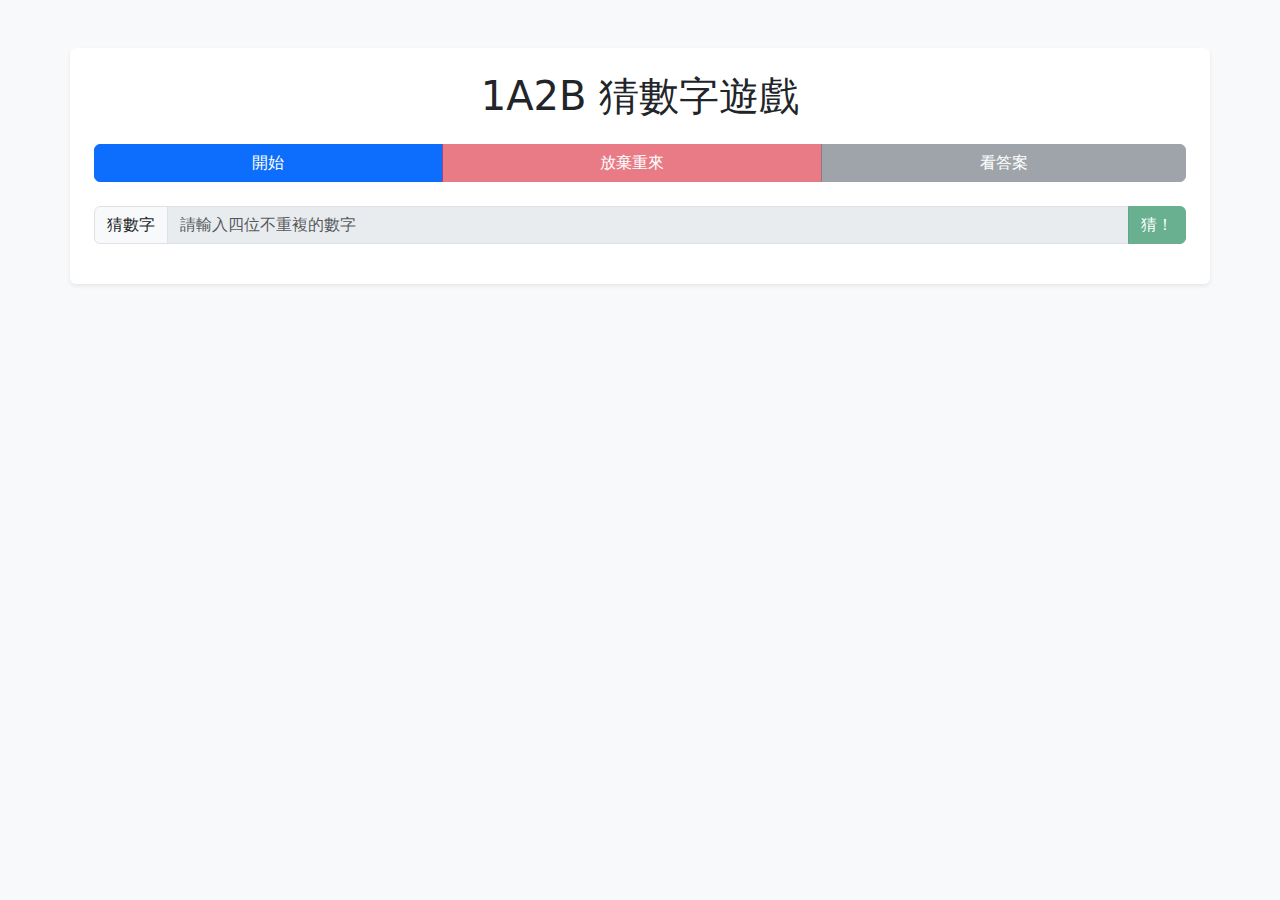
<file: 1A2BGame/1A2BGame.html>
<!doctype html>
<html lang="en">

<head>
    <meta charset="utf-8">
    <meta name="viewport" content="width=device-width, initial-scale=1">
    <title>1A2B Game</title>
    <link href="https://cdn.jsdelivr.net/npm/bootstrap@5.3.3/dist/css/bootstrap.min.css" rel="stylesheet"
        integrity="sha384-QWTKZyjpPEjISv5WaRU9OFeRpok6YctnYmDr5pNlyT2bRjXh0JMhjY6hW+ALEwIH" crossorigin="anonymous">
</head>

<body class="bg-light">
    <div class="toast-container position-fixed top-0 end-0 p-3" id="toast-containter">
        <div id="msg-toast" class="toast align-items-center border-0" role="alert" aria-live="assertive"
            aria-atomic="true">
            <div class="d-flex">
                <div class="toast-body"></div>
                <button type="button" class="btn-close me-2 m-auto" data-bs-dismiss="toast" aria-label="Close"></button>
            </div>
        </div>
    </div>


    <div class="modal fade" id="win-modal" data-bs-backdrop="static" data-bs-keyboard="false" tabindex="-1"
        aria-labelledby="staticBackdropLabel" aria-hidden="true">
        <div class="modal-dialog">
            <div class="modal-content">
                <div class="modal-header">
                    <h1 class="modal-title fs-5" id="staticBackdropLabel">恭喜過關!</h1>
                </div>
                <div class="modal-body">
                    你猜對了答案！
                </div>
                <div class="modal-footer">
                    <button type="button" id="win-reset-btn" class="btn btn-primary">重新開始</button>
                </div>
            </div>
        </div>
    </div>

    <div class="container bg-white rounded shadow-sm p-4 mt-5">
        <h1 class="text-center mb-4">1A2B 猜數字遊戲</h1>
        <div class="btn-group d-flex mb-4" role="group" aria-label="Game controls">
            <button id="start-btn" class="btn btn-primary">開始</button>
            <button id="reset-btn" class="btn btn-danger" disabled>放棄重來</button>
            <button id="hint-btn" class="btn btn-secondary" disabled>看答案</button>
        </div>

        <div class="mb-3">
            <div class="input-group">
                <span class="input-group-text">猜數字</span>
                <input type="text" id="guess-input" class="form-control" placeholder="請輸入四位不重複的數字" maxlength="4"
                    disabled>
                <button id="guess-btn" class="btn btn-success" disabled>猜！</button>
            </div>
        </div>

        <ul id="result-list" class="list-group"></ul>
    </div>

    <script src="https://cdn.jsdelivr.net/npm/bootstrap@5.3.3/dist/js/bootstrap.bundle.min.js"
        integrity="sha384-YvpcrYf0tY3lHB60NNkmXc5s9fDVZLESaAA55NDzOxhy9GkcIdslK1eN7N6jIeHz"
        crossorigin="anonymous"></script>
    <script>
        let answer = [];
        function generateAnswer() {
            const numbers = [0, 1, 2, 3, 4, 5, 6, 7, 8, 9];
            answer = [];
            while (answer.length < 4) {
                const randomIndex = Math.floor(Math.random() * numbers.length);
                answer.push(numbers.splice(randomIndex, 1)[0]);
            }
        }

        function checkGuess(guess) {
            let a = 0, b = 0;
            for (let i = 0; i < guess.length; i++) {
                if (guess[i] == answer[i]) {
                    a++;
                } else if (answer.includes(Number(guess[i]))) {
                    b++;
                }
            }
            return `${a}A${b}B`;
        }


        function showToast(message, type) {
            const msgToast = document.getElementById('msg-toast');
            msgToast.querySelector('.toast-body').textContent = message;
            msgToast.className = `toast align-items-center border-0 text-bg-${type}`;

            const toastBootstrap = bootstrap.Toast.getOrCreateInstance(msgToast);
            toastBootstrap.show();
        }

        function handleButtons(start) {
            document.getElementById('start-btn').disabled = !start;
            document.getElementById('reset-btn').disabled = start;
            document.getElementById('hint-btn').disabled = start;
            document.getElementById('guess-input').disabled = start;
            document.getElementById('guess-btn').disabled = start;
        }

        document.getElementById('start-btn').addEventListener('click', () => {
            generateAnswer();
            document.getElementById('guess-input').value = '';
            handleButtons(false);
            showToast('遊戲開始！請輸入4位不重複的數字', 'info');
        });

        document.getElementById('reset-btn').addEventListener('click', () => {
            document.getElementById('result-list').innerHTML = '';
            handleButtons(true);
            showToast('已重設遊戲！', 'warning');
        });

        document.getElementById('hint-btn').addEventListener('click', () => {
            showToast(`答案是：${answer.join('')}`, 'secondary');
        });

        document.getElementById('guess-btn').addEventListener('click', () => {
            const guessInput = document.getElementById('guess-input');
            const guess = guessInput.value;

            if (guess.length !== 4 || isNaN(guess) || new Set(guess).size !== 4) {
                showToast('請輸入四位不重複的數字！', 'danger');
                return;
            }

            const result = checkGuess(guess);
            const resultItem = document.createElement('li');
            resultItem.className = 'list-group-item';
            resultItem.innerHTML = `<span class="badge ${result === '4A0B' ? 'bg-success' : 'bg-danger'}">${result}</span> ${guess}`;

            document.getElementById('result-list').appendChild(resultItem);

            guessInput.value = '';

            if (result === '4A0B') {
                let winModal = new bootstrap.Modal(document.getElementById('win-modal'));
                winModal.show();
                document.getElementById('guess-btn').disabled = true;
                document.getElementById('guess-input').disabled = true;
            }
        });

        document.getElementById('win-reset-btn').addEventListener('click', () => {
            generateAnswer()
            const winModal = bootstrap.Modal.getInstance(document.getElementById('win-modal'));;
            winModal.hide();
            document.getElementById('result-list').innerHTML = '';
            document.getElementById('guess-input').value = '';
            handleButtons(true);
            showToast('遊戲重新開始！', 'info');

        });
    </script>
</body>

</html>
</file>
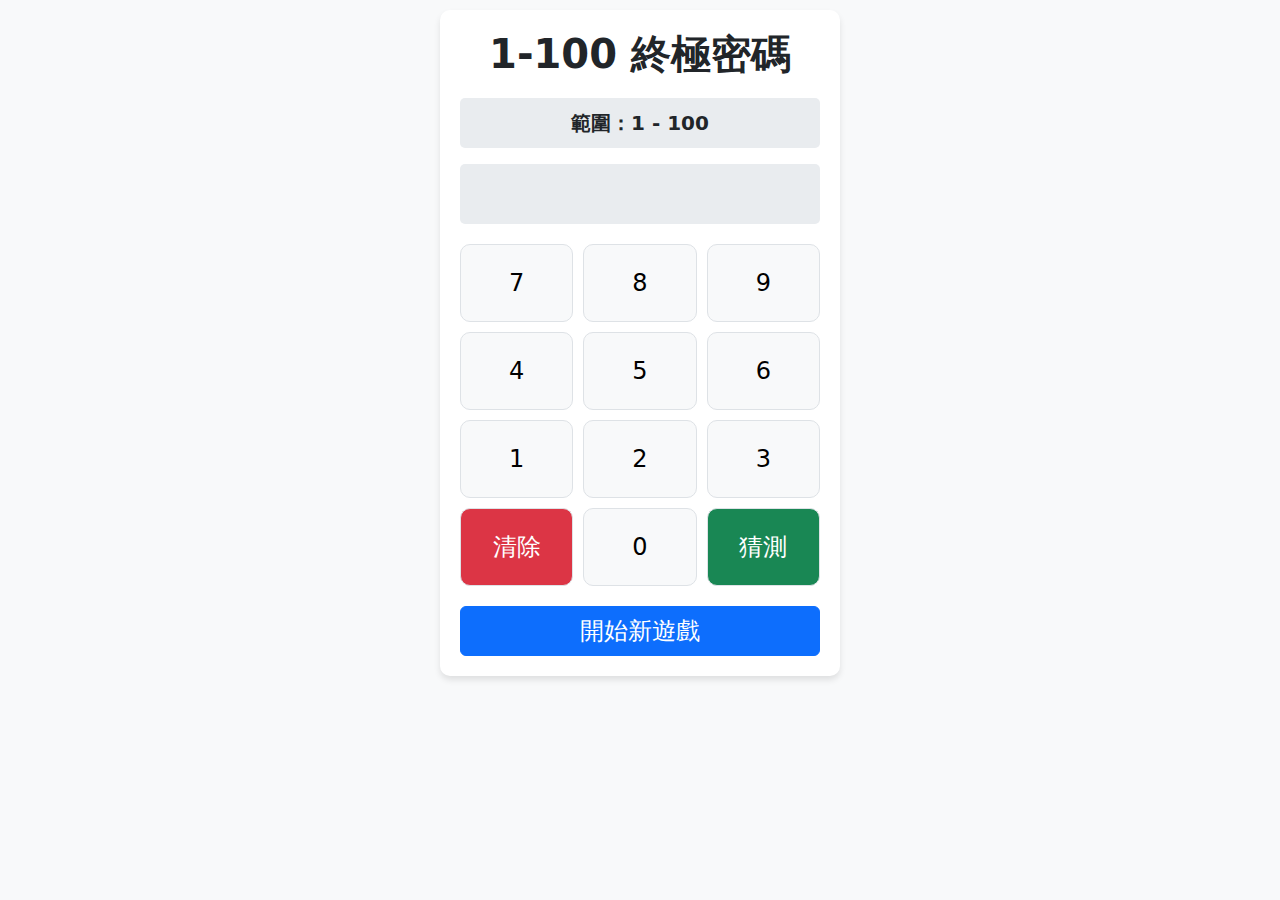
<file: guessTheNumber/guessTheNumber.html>
<!DOCTYPE html>
<html lang="en">

<head>
    <meta charset="UTF-8">
    <meta name="viewport" content="width=device-width, initial-scale=1.0">
    <title>終極密碼</title>
    <link href="https://cdn.jsdelivr.net/npm/bootstrap@5.3.3/dist/css/bootstrap.min.css" rel="stylesheet"
        integrity="sha384-QWTKZyjpPEjISv5WaRU9OFeRpok6YctnYmDr5pNlyT2bRjXh0JMhjY6hW+ALEwIH" crossorigin="anonymous">
    <style>
        body {
            background-color: #f8f9fa;

        }

        .container {
            width: 400px;
            background: white;
            padding: 20px;
            border-radius: 10px;
            box-shadow: 0 4px 6px rgba(0, 0, 0, 0.1);
            margin-top: 10px;
            margin-bottom: 10px;
        }

        #range {
            font-size: 1.25rem;
            margin-top: 20px;
            padding: 10px;
            background: #e9ecef;
            border-radius: 5px;
        }

        #inputNum {
            font-size: 1.25rem;
            margin-top: 10px;
            padding: 10px;
            background: #e9ecef;
            border-radius: 5px;
            height: 60px;
        }

        .keyboard {
            margin-top: 20px;
            display: grid;
            grid-template-columns: repeat(3, 1fr);
            gap: 10px;
        }

        .keyboard button {
            font-size: 1.5rem;
            padding: 20px;
            border-radius: 10px;
        }

        #start {
            font-size: 1.5rem;
            margin-top: 20px;
            height: 50px;
        }
    </style>
</head>

<body>
    <div class="container">
        <h1 class="text-center fw-bold">1-100 終極密碼</h1>
        <div>
            <p class="text-center fw-bold" id="range">範圍：1 - 100</p>
        </div>

        <!-- 錯誤提示 Modal -->
        <div class="modal" id="alertModal" tabindex="-1" aria-hidden="true">
            <div class="modal-dialog">
                <div class="modal-content">
                    <div class="modal-header">
                        <h5 class="modal-title">警告</h5>
                        <button type="button" class="btn-close" data-bs-dismiss="modal" aria-label="Close"></button>
                    </div>
                    <div class="modal-body">
                        請輸入有效範圍內的數字！
                    </div>
                    <div class="modal-footer">
                        <button type="button" class="btn btn-secondary" data-bs-dismiss="modal">確定</button>
                    </div>
                </div>
            </div>
        </div>

        <!-- 成功提示 Modal -->
        <div class="modal" id="successModal" tabindex="-1" aria-hidden="true">
            <div class="modal-dialog">
                <div class="modal-content">
                    <div class="modal-header">
                        <h5 class="modal-title">恭喜</h5>
                        <button type="button" class="btn-close" data-bs-dismiss="modal" aria-label="Close"></button>
                    </div>
                    <div class="modal-body">
                        恭喜！你猜中了！
                    </div>
                    <div class="modal-footer">
                        <button type="button" class="btn btn-primary" data-bs-dismiss="modal">開始新遊戲</button>
                    </div>
                </div>
            </div>
        </div>


        <div id="inputNum" class="d-flex align-items-center justify-content-end">

        </div>
        <div class="keyboard">
            <button class="btn btn-light border" data-val="7">7</button>
            <button class="btn btn-light border" data-val="8">8</button>
            <button class="btn btn-light border" data-val="9">9</button>
            <button class="btn btn-light border" data-val="4">4</button>
            <button class="btn btn-light border" data-val="5">5</button>
            <button class="btn btn-light border" data-val="6">6</button>
            <button class="btn btn-light border" data-val="1">1</button>
            <button class="btn btn-light border" data-val="2">2</button>
            <button class="btn btn-light border" data-val="3">3</button>
            <button class="btn btn-danger border" id="clear">清除</button>
            <button class="btn btn-light border" data-val="0">0</button>
            <button class="btn btn-success border" id="submit">猜測</button>
        </div>
        <button class="btn btn-primary w-100" id="start">開始新遊戲</button>
    </div>

    <script src="https://cdn.jsdelivr.net/npm/bootstrap@5.3.3/dist/js/bootstrap.bundle.min.js"
        integrity="sha384-YvpcrYf0tY3lHB60NNkmXc5s9fDVZLESaAA55NDzOxhy9GkcIdslK1eN7N6jIeHz" crossorigin="anonymous">
        </script>

    <script>
        let min = 1;
        let max = 100;
        let answer = 0;
        const range = document.getElementById('range');
        const inputNum = document.getElementById('inputNum');

        function startNewGame() {
            min = 1;
            max = 100;
            answer = Math.floor(Math.random() * (max - min + 1)) + min;
            range.textContent = `範圍：${min} - ${max}`;
            inputNum.textContent = "";
        }

        document.querySelectorAll('.keyboard button[data-val]').forEach(button => {
            button.addEventListener('click', () => {
                if (inputNum.textContent.length === 0 && button.dataset.val === "0") {
                    return;
                }

                if (inputNum.textContent.length < 3) {
                    inputNum.textContent += button.dataset.val;

                }
            });
        });

        document.getElementById('clear').addEventListener('click', () => {
            inputNum.textContent = "";
        });

        document.getElementById('submit').addEventListener('click', () => {
            const guess = parseInt(inputNum.textContent, 10);
            if (isNaN(guess) || guess < min || guess > max) {
                new bootstrap.Modal(document.getElementById('alertModal')).show();
                inputNum.textContent = "";
                return;
            }

            if (guess === answer) {
                new bootstrap.Modal(document.getElementById('successModal')).show();
                startNewGame();
            } else if (guess < answer) {
                min = guess + 1;
                range.textContent = `範圍：${min} - ${max}`;
            } else {
                max = guess - 1;
                range.textContent = `範圍：${min} - ${max}`;
            }

            inputNum.textContent = "";

        });

        document.getElementById('start').addEventListener('click', startNewGame);

        startNewGame();
    </script>
</body>

</html>
</file>
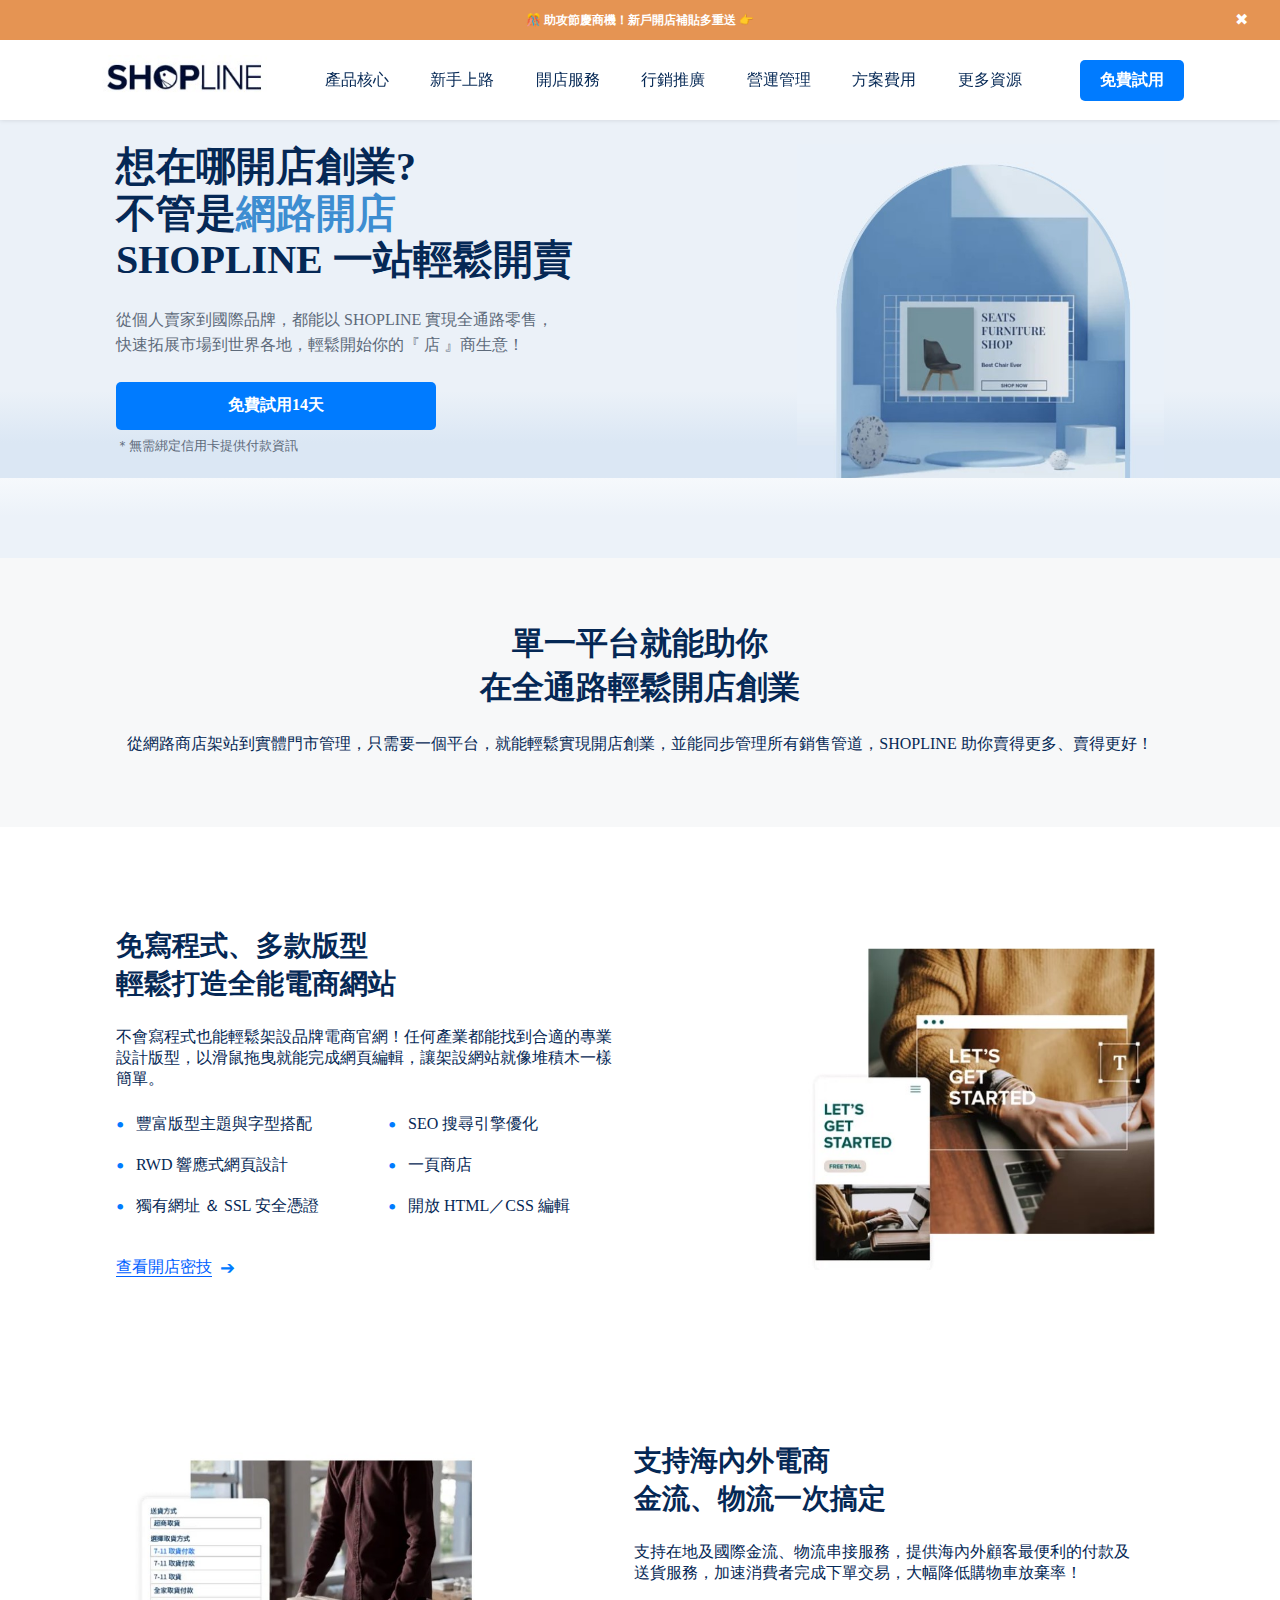
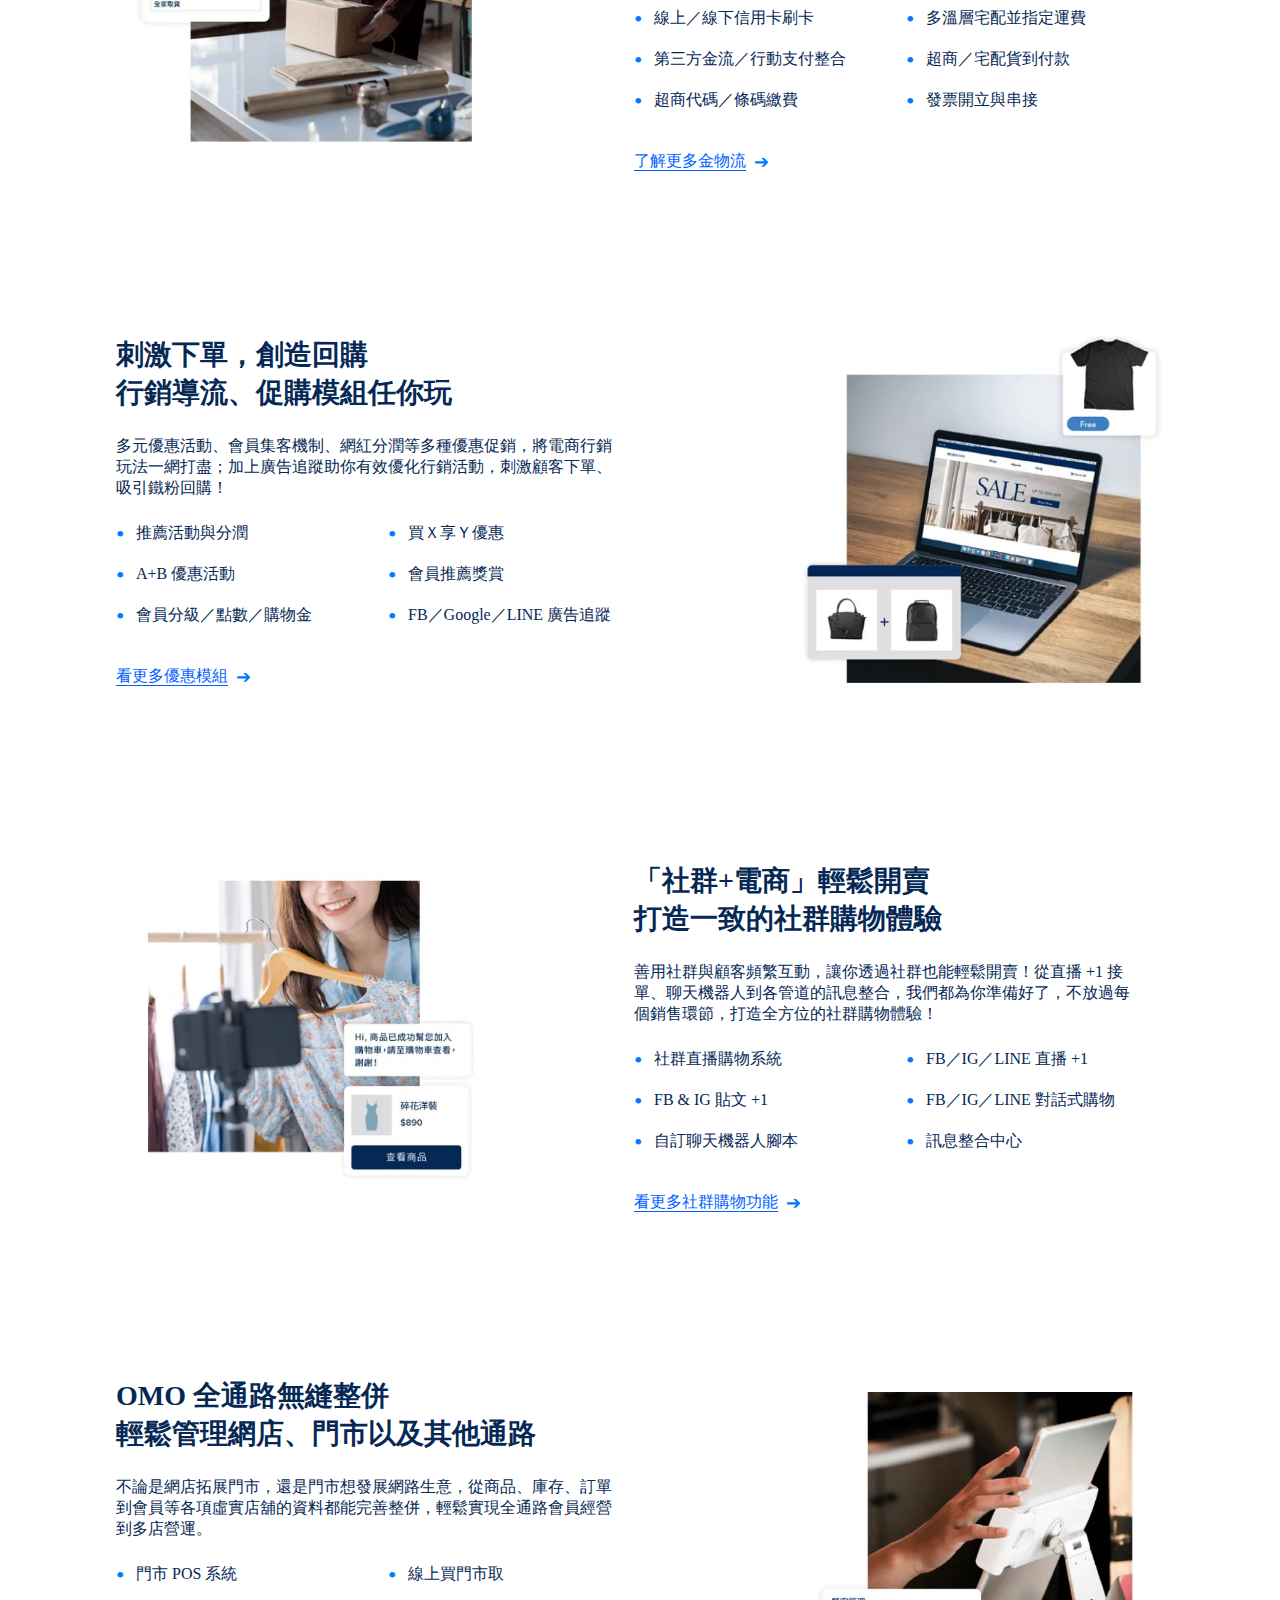
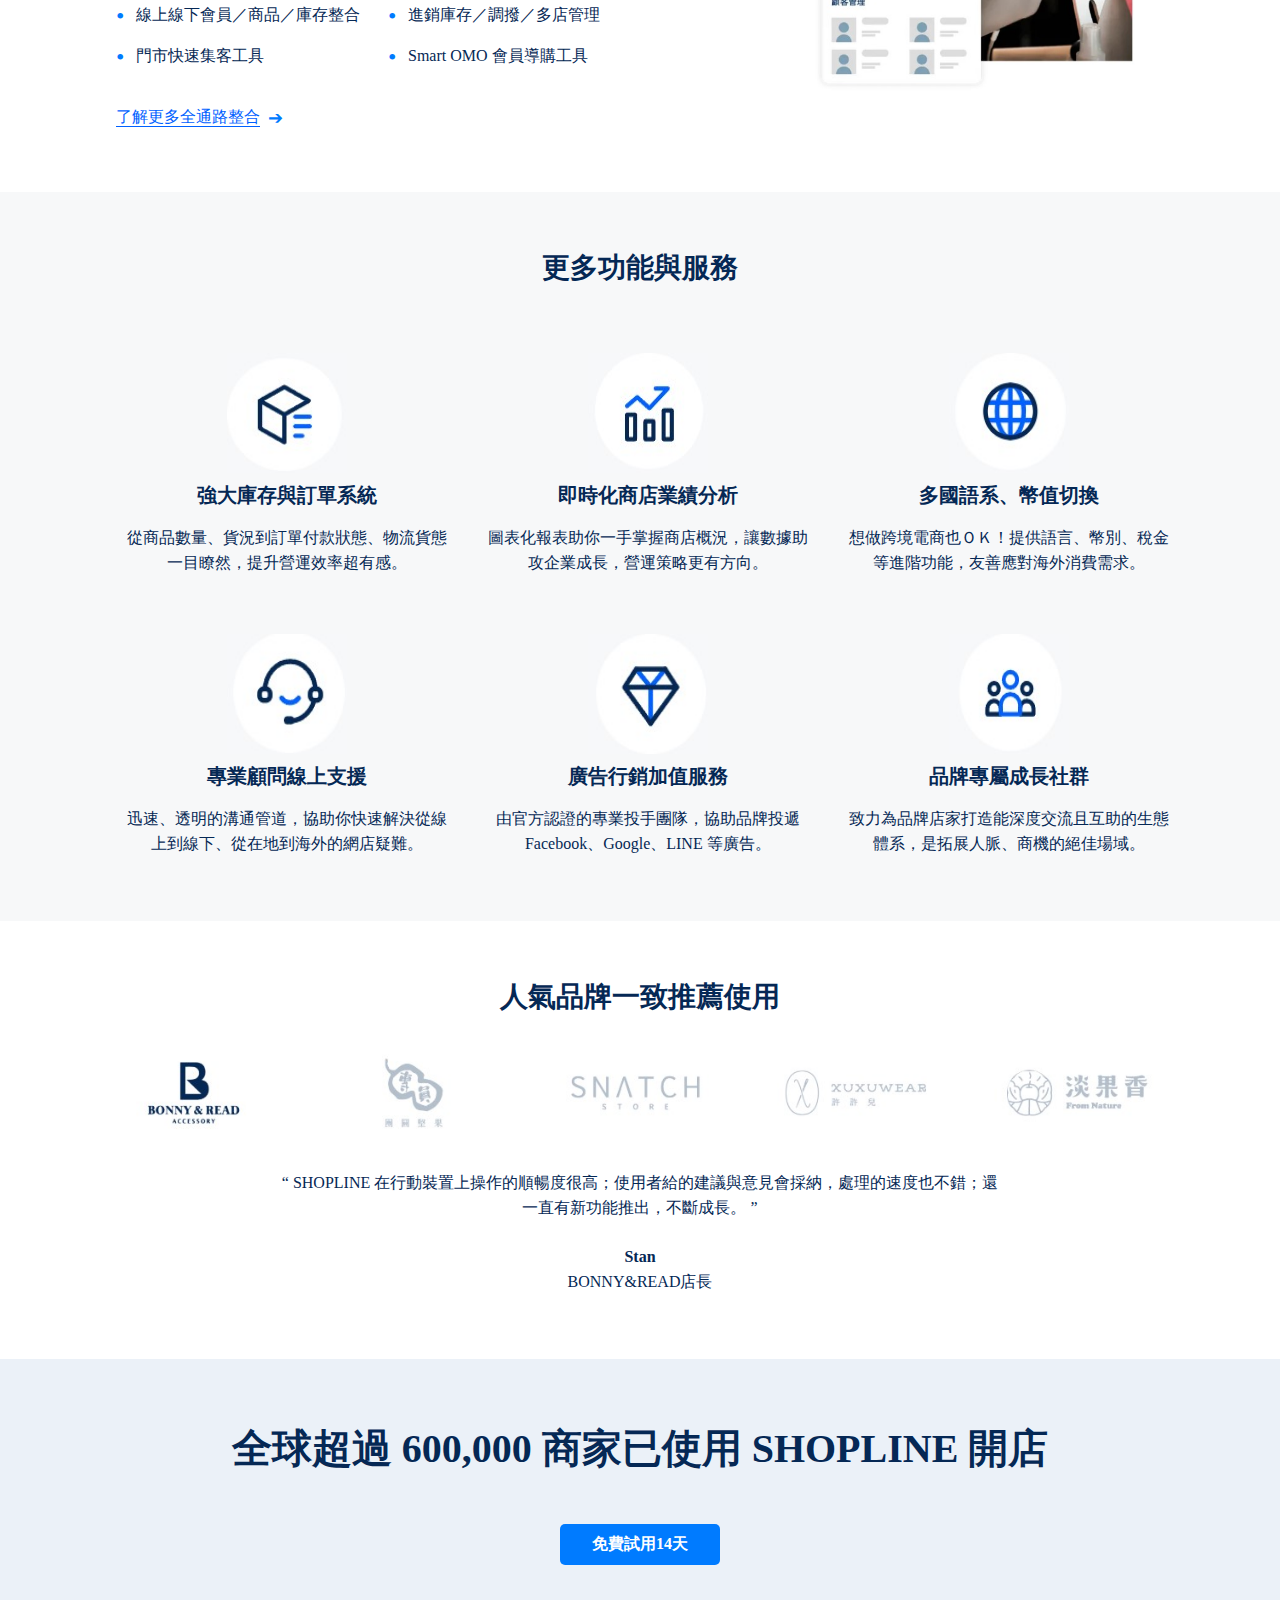
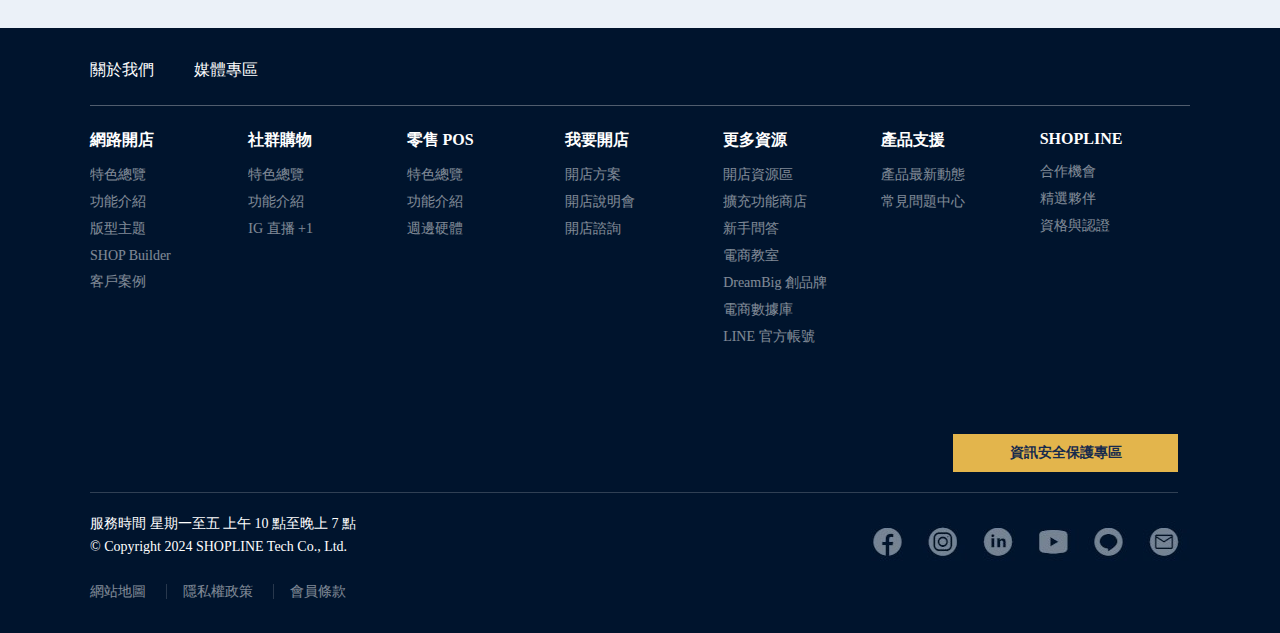
<file: shopline/shopline.html>
<!DOCTYPE html>
<html lang="en">

<head>
  <meta charset="UTF-8">
  <meta name="viewport" content="width=device-width, initial-scale=1.0">
  <title>SHOPLINE 全球智慧開店平台｜完整開店功能讓你的生意不斷成長</title>
  <style>
    * {
      margin: 0;
      padding: 0;
      box-sizing: border-box;
    }

    .banner {
      position: fixed;
      top: 0;
      left: 0;
      width: 100%;
      background-color: #E59453;
      color: #fff;
      height: 40px;
      padding-left: calc((100vw - 1088px) / 2);
      padding-right: calc((100vw - 1088px) / 2);
      line-height: 40px;
      z-index: 999;
      text-align: center;
    }

    .banner-text {
      font-size: 12px;
      font-weight: bold;
      cursor: pointer;
      display: inline-block;
      vertical-align: middle;
      padding-bottom: 2px;
    }

    .close-btn {
      vertical-align: middle;
      position: absolute;
      right: 2em;
    }

    header {
      position: fixed;
      top: 40px;
      left: 0;
      background-color: #fff;
      box-shadow: 0 0 5px #00000020;
      z-index: 999;
      display: flex;
      align-items: center;
      width: 100%;
      justify-content: space-between;
      height: 80px;
      padding-left: calc((100vw - 1088px) / 2);
      padding-right: calc((100vw - 1088px) / 2);
    }

    header .panel a,
    header .panel button {
      text-decoration: none;
      color: #052855;
      cursor: pointer;
      font-size: 16px;
      display: inline-flex;
      align-items: center;
      position: relative;
    }

    header .panel a::after,
    header .panel button::after {
      content: "";
      position: absolute;
      bottom: -5px;
      left: 50%;
      width: 0;
      height: 2px;
      background-color: #007bff;
      transform: translateX(-50%);
      transition: width 0.3s ease-in-out;
    }

    header .panel a:hover::after,
    header .panel button:hover::after {
      width: 100%;
    }

    .logo {
      height: 46px;
      width: auto;
      pointer-events: none;
    }

    .panel {
      flex: 1;
      display: flex;
      justify-content: space-between;
      align-items: center;
      list-style: none;
      padding: 0 48px;

    }

    .panel li {
      margin: 0 10px;
    }

    header>a.free-trial {
      background-color: #007bff;
      color: #fff;
      padding: 10px 20px;
      border-radius: 5px;
      font-weight: bold;
      transition: background-color 0.3s ease;
      text-decoration: none;
      position: static;
    }

    header>a.free-trial:hover {
      background-color: #0056b3;
    }

    header>a.free-trial::after {
      content: none;
    }

    button {
      all: unset;
      cursor: pointer;
    }

    .sec-top {
      margin-top: 80px;
      padding-top: 64px;
    }

    .sec-mid {
      display: flex;
      justify-content: center;
      padding-left: calc((100vw - 1088px) / 2);
      padding-right: calc((100vw - 1088px) / 2);
      display: flex;
      justify-content: space-between;
    }

    .sec-h1 {
      font-size: 250%;
      color: #052855;
      margin-bottom: 24px;
      line-height: calc(5px + 2ex + 5px);
    }

    .sec-p {
      color: #5D6A7A;
      margin-bottom: 24px;
      line-height: calc(5px + 2ex + 5px);
    }

    .trial {
      background-color: #007bff;
      color: #fff;
      padding: 10px 20px;
      font-weight: 500;
      display: flex;
      justify-content: center;
      align-items: center;
      border-radius: 5px;
      font-weight: bold;
      transition: background-color 0.3s ease;
      text-decoration: none;
      position: static;
      height: 48px;
      width: 320px;
    }

    .trial:hover {
      background-color: #0056b3;
    }

    .memo {
      font-size: 81.25%;
      color: #5D6A7A;
      margin-top: 7px;
      display: inline-block;
    }

    .content {
      display: flex;
      justify-content: space-between;
      align-items: flex-start;
      gap: 50px;
      padding: 0 20px;
    }

    .left {
      max-width: 60%;
    }

    .body-img {

      max-width: 35%;
      height: auto;
      object-fit: contain;

    }

    .bgcolor {
      background: linear-gradient(180deg, #EBF1F8 78.12%, #DBE7F4 91.15%);
    }

    .internet-color {
      color: #3D8DD1;
    }

    .div-height {
      height: 80px;
      background: linear-gradient(180deg, #F6F9FC 0%, #ECF2F9 47.92%);
    }

    .div-help {
      height: 269px;
      background-color: #F7F8F9;
      text-align: center;
      padding-top: 64px;
      padding-bottom: 64px;
    }

    .div-help h2 {
      font-size: 200%;
      font-weight: bold;
      margin-bottom: 24px;
      color: #052855;
    }

    .div-help p {
      color: #052855;
    }

    .sec-padding {
      padding-top: 20px;
      padding-bottom: 64px;
    }

    .sec-padding h3 {
      font-size: 175%;
      font-weight: bold;
      margin-bottom: 24px;
      line-height: calc(5px+2ex+5px);
      color: #052855;
    }

    .sec-padding p {
      font-size: 100%;
      margin-bottom: 24px;
      line-height: calc(5px+2ex+5px);
      color: #052855;
      text-align: justify;
    }

    .sec-padding ul {
      display: flex;
      justify-content: space-between;
      flex-wrap: wrap;
      box-sizing: border-box;
      width: 530px;
      height: auto;
      row-gap: 20px;
      color: #052855;
      list-style: none;
    }

    .sec-padding ul li {
      position: relative;
      padding-left: 20px;
      width: calc(50% - 7px);

    }

    .sec-padding ul li::before {
      content: "•";
      color: #007bff;
      font-size: 1.5em;
      position: absolute;
      left: 0;
      top: 50%;
      transform: translateY(-50%);
    }



    .arrow {
      color: #0061FF;

    }

    .a-margin {
      margin-top: 40px;
      display: inline-block;
      color: #0061FF;
      text-underline-offset: 4px;
      position: relative;
    }

    .a-margin::after {
      content: "➔";
      font-size: 18px;
      color: #007bff;
      margin-left: 8px;
      position: absolute;
      top: 50%;
      transform: translateY(-50%);
      text-decoration: none;
      transition: transform 0.3s ease, color 0.3s ease;
    }

    .a-margin:hover::after {
      transform: translate(7px, -50%);
    }

    .reverse .content {
      flex-direction: row-reverse;
    }

    .div-more {
      text-align: center;
      flex-wrap: wrap;
      background-color: #F7F8F9;
      padding-top: 64px;
      padding-bottom: 64px;
      padding-left: calc((100vw - 1088px) / 2);
      padding-right: calc((100vw - 1088px) / 2);
      line-height: calc(5px + 2ex + 5px);
      display: flex;
    }

    .div-more h3 {
      width: 100%;
      margin-bottom: 14px;
      font-size: 175%;
      text-align: center;
      font-weight: bold;
      color: #052855;
    }

    .div-more h5 {
      line-height: 1.5;
      font-size: 125%;
      margin-bottom: 16px;
      font-weight: bold;
      text-align: center;
      color: #052855;
    }

    .div-more p {
      color: #052855;
    }

    .div-more div {
      width: calc((100% - 32px * 2) / 3.001);
      margin: 58px 0 0 20px;
      max-width: 100%;
      text-align: center;
    }

    .div-more img {
      height: 120px;
      width: 120px;
    }

    .div-branch {
      text-align: center;
      flex-wrap: wrap;
      padding-top: 64px;
      padding-bottom: 64px;
      padding-left: calc((100vw - 1088px) / 2);
      padding-right: calc((100vw - 1088px) / 2);
      line-height: calc(5px + 2ex + 5px);
      display: flex;
    }

    .div-branch h3 {
      width: 100%;
      margin-bottom: 14px;
      font-size: 175%;
      text-align: center;
      font-weight: bold;
      color: #052855;
    }

    .div-branch img {
      width: 100%;
      padding-top: 10px;
      padding-bottom: 10px;
      cursor: pointer;
    }

    .div-branch p {
      text-align: center;
      width: 100%;
      color: #052855;
    }

    .div-branch span {
      width: 133%;
      font-weight: bold;
    }

    .div-count {
      display: flex;
      justify-content: center;
      align-items: center;
      flex-direction: column;
      height: 269px;
      background-color: #EBF1F8;
      text-align: center;
      padding-top: 64px;
      padding-bottom: 64px;
    }

    .div-count h2 {
      font-size: 250%;
      margin-bottom: 48px;
      color: #052855;
    }

    .trial2 {
      background-color: #007bff;
      color: #fff;
      padding: 10px 20px;
      font-weight: 500;
      display: flex;
      justify-content: center;
      align-items: center;
      border-radius: 5px;
      font-weight: bold;
      transition: background-color 0.3s ease;
      text-decoration: none;
      position: static;
      height: 48px;
      width: 160px;
    }

    .trial2:hover {
      background-color: #0056b3;
    }

    .footer {
      padding-top: 32px;
      padding-bottom: 32px;
      background-color: #00142D;
      color: #fff;
      padding-left: calc((100vw - 1100px) / 2);
      padding-right: calc((100vw - 1100px) / 2);

    }

    .footer-container {
      display: flex;
      flex-wrap: wrap;
      justify-content: space-between;
      gap: 20px;
      max-width: 1088px;

      border-bottom: 1px solid #ffffff30;

    }

    .footer-column {
      flex: 1;
      min-width: 120px;
      text-align: left;
    }

    .footer-column h4 {
      color: #ffffff;
      margin-bottom: 6px;
      padding-bottom: 8px;
    }

    .footer-column ul {
      list-style: none;
    }

    .footer-column ul li {
      margin-bottom: 8px;
    }

    .footer-column ul li a {
      text-decoration: none;
      color: #ffffff;
      font-size: 14px;
      transition: color 0.3s ease;
      opacity: 0.5;
    }

    .footer-column ul li a:hover {
      color: #ffffff;
      opacity: 1;
    }

    .footer-bottom {
      text-align: right;
      margin-top: 40px;
      padding-top: 20px;
      margin-bottom: 20px;
      width: 100%;
    }

    .security-link {
      color: #172B4D;
      background-color: #E3B54C;
      padding: 10px 20px;
      text-decoration: none;
      font-size: 14px;
      font-weight: bold;
      display: inline-block;
      transition: background-color 0.3s ease;
      width: 225px;
      text-align: center;
      height: 38px;
    }

    .footer-div1 {
      text-align: left;
      margin-bottom: 24px;
      font-weight: 500;
      border-bottom: 1px solid #ffffff50;
      padding-bottom: 24px;
      display: flex;
      align-items: center;
    }

    .footer-div1 a {
      text-decoration: none;
      color: inherit;
      cursor: pointer;
      margin-right: 20px;
    }

    .a-padding {
      padding-left: 20px;
    }

    .service-time {
      padding-top: 20px;
      line-height: calc(5px + 2ex + 5px);
      font-size: 14px;
      display: flex;
      justify-content: space-between;
    }

    .footer-a {
      text-decoration: none;
      color: #ffffff;
      font-size: 14px;
      transition: color 0.3s ease;
      opacity: 0.5;

    }

    .footer-a:hover {
      color: #ffffff;
      opacity: 1;
    }

    .footer-a1 {
      text-decoration: none;
      color: #ffffff;
      font-size: 14px;
      transition: color 0.3s ease;
      opacity: 0.5;
      margin-left: 16px;
      padding-left: 16px;
      border-left: 1px solid #ffffff50;
    }

    .footer-a1:hover {
      color: #ffffff;
      opacity: 1;
    }
  </style>
</head>

<body>
  <header>
    <div class="banner">
      <span class="banner-text">🎊 助攻節慶商機！新戶開店補貼多重送 👉</span>
      <button class="close-btn">✖</button>
    </div>
    <a href="" class="logo-link">
      <img src="logo.jpg" alt="LOGO" class="logo">
    </a>

    <ul class="panel">
      <li class="licolor"><a href="">產品核心</a></li>
      <li class="licolor"><button>新手上路</button></li>
      <li class="licolor"><button>開店服務</button></li>
      <li class="licolor"><button>行銷推廣</button></li>
      <li class="licolor"><button>營運管理</button></li>
      <li class="licolor"><button>方案費用</button></li>
      <li class="licolor"><button>更多資源</button></li>
    </ul>

    <a href="" class="free-trial">免費試用</a>
  </header>
  <section class="sec-top sec-mid bgcolor">
    <div class="content">
      <div class="left">
        <h1 class="sec-h1">想在哪開店創業?<br>不管是<span class="internet-color">網路開店</span><br>SHOPLINE 一站輕鬆開賣</h1>
        <p class="sec-p">從個人賣家到國際品牌，都能以 SHOPLINE 實現全通路零售，<br>快速拓展市場到世界各地，輕鬆開始你的『 店 』商生意！</p>
        <a href="" class="trial">免費試用14天</a>
        <span class="memo">＊無需綁定信用卡提供付款資訊</span>

      </div>
      <img src="body.jpg" alt="" class="body-img">
    </div>
  </section>
  <div class="div-height"></div>
  <div class="div-help">
    <h2>單一平台就能助你<br>在全通路輕鬆開店創業</h2>
    <p>從網路商店架站到實體門市管理，只需要一個平台，就能輕鬆實現開店創業，並能同步管理所有銷售管道，SHOPLINE 助你賣得更多、賣得更好！</p>
  </div>
  <section class="sec-padding sec-top sec-mid">
    <div class="content">
      <div class="left">
        <h3>免寫程式、多款版型<br>輕鬆打造全能電商網站</h3>
        <p>不會寫程式也能輕鬆架設品牌電商官網！任何產業都能找到合適的專業<br>設計版型，以滑鼠拖曳就能完成網頁編輯，讓架設網站就像堆積木一樣<br>簡單。</p>
        <ul>
          <li>豐富版型主題與字型搭配</li>
          <li>SEO 搜尋引擎優化</li>
          <li>RWD 響應式網頁設計</li>
          <li>一頁商店</li>
          <li>獨有網址 ＆ SSL 安全憑證</li>
          <li>開放 HTML／CSS 編輯</li>
        </ul>
        <a href="" class="a-margin">查看開店密技</a>

      </div>
      <img src="sec2.jpg" alt="" class="body-img">
    </div>
  </section>
  <section class="sec-padding sec-top sec-mid reverse">
    <div class="content">
      <div class="left">
        <h3>支持海內外電商<br>金流、物流一次搞定</h3>
        <p>支持在地及國際金流、物流串接服務，提供海內外顧客最便利的付款及<br>送貨服務，加速消費者完成下單交易，大幅降低購物車放棄率！<br></p>
        <ul>
          <li>線上／線下信用卡刷卡</li>
          <li>多溫層宅配並指定運費</li>
          <li>第三方金流／行動支付整合</li>
          <li>超商／宅配貨到付款</li>
          <li>超商代碼／條碼繳費</li>
          <li>發票開立與串接</li>
        </ul>
        <a href="" class="a-margin">了解更多金物流</a>

      </div>
      <img src="sec3.jpg" alt="" class="body-img">
    </div>
  </section>
  <section class="sec-padding sec-top sec-mid">
    <div class="content">
      <div class="left">
        <h3>刺激下單，創造回購<br>行銷導流、促購模組任你玩</h3>
        <p>多元優惠活動、會員集客機制、網紅分潤等多種優惠促銷，將電商行銷<br>玩法一網打盡；加上廣告追蹤助你有效優化行銷活動，刺激顧客下單、<br>吸引鐵粉回購！</p>
        <ul>
          <li>推薦活動與分潤</li>
          <li>買Ｘ享Ｙ優惠</li>
          <li>A+B 優惠活動</li>
          <li>會員推薦獎賞</li>
          <li>會員分級／點數／購物金</li>
          <li>FB／Google／LINE 廣告追蹤</li>
        </ul>
        <a href="" class="a-margin">看更多優惠模組</a>

      </div>
      <img src="sec4.jpg" alt="" class="body-img">
    </div>
  </section>
  <section class="sec-padding sec-top sec-mid reverse">
    <div class="content">
      <div class="left">
        <h3>「社群+電商」輕鬆開賣<br>打造一致的社群購物體驗</h3>
        <p>善用社群與顧客頻繁互動，讓你透過社群也能輕鬆開賣！從直播 +1 接<br>單、聊天機器人到各管道的訊息整合，我們都為你準備好了，不放過每<br>個銷售環節，打造全方位的社群購物體驗！</p>
        <ul>
          <li>社群直播購物系統</li>
          <li>FB／IG／LINE 直播 +1</li>
          <li>FB & IG 貼文 +1</li>
          <li>FB／IG／LINE 對話式購物</li>
          <li>自訂聊天機器人腳本</li>
          <li>訊息整合中心</li>
        </ul>
        <a href="" class="a-margin">看更多社群購物功能</a>

      </div>
      <img src="sec5.jpg" alt="" class="body-img">
    </div>
  </section>
  <section class="sec-padding sec-top sec-mid">
    <div class="content">
      <div class="left">
        <h3>OMO 全通路無縫整併<br>輕鬆管理網店、門市以及其他通路</h3>
        <p>不論是網店拓展門市，還是門市想發展網路生意，從商品、庫存、訂單<br>到會員等各項虛實店舖的資料都能完善整併，輕鬆實現全通路會員經營<br>到多店營運。</p>
        <ul>
          <li>門市 POS 系統</li>
          <li>線上買門市取</li>
          <li>線上線下會員／商品／庫存整合</li>
          <li>進銷庫存／調撥／多店管理</li>
          <li>門市快速集客工具</li>
          <li>Smart OMO 會員導購工具</li>
        </ul>
        <a href="" class="a-margin">了解更多全通路整合</a>

      </div>
      <img src="sec6.jpg" alt="" class="body-img">
    </div>
  </section>
  <div class="div-more">
    <h3>更多功能與服務</h3>
    <div>
      <img src="div1.jpg" alt="">
      <h5>強大庫存與訂單系統</h5>
      <p>從商品數量、貨況到訂單付款狀態、物流貨態<br>一目瞭然，提升營運效率超有感。</p>
    </div>
    <div>
      <img src="div2.jpg" alt="">
      <h5>即時化商店業績分析</h5>
      <p>圖表化報表助你一手掌握商店概況，讓數據助<br>攻企業成長，營運策略更有方向。</p>
    </div>
    <div>
      <img src="div3.jpg" alt="">
      <h5>多國語系、幣值切換</h5>
      <p>想做跨境電商也ＯＫ！提供語言、幣別、稅金<br>等進階功能，友善應對海外消費需求。</p>
    </div>
    <div>
      <img src="div4.jpg" alt="">
      <h5>專業顧問線上支援</h5>
      <p>迅速、透明的溝通管道，協助你快速解決從線<br>上到線下、從在地到海外的網店疑難。</p>
    </div>
    <div>
      <img src="div5.jpg" alt="">
      <h5>廣告行銷加值服務</h5>
      <p>由官方認證的專業投手團隊，協助品牌投遞<br>Facebook、Google、LINE 等廣告。</p>
    </div>
    <div>
      <img src="div6.jpg" alt="">
      <h5>品牌專屬成長社群</h5>
      <p>致力為品牌店家打造能深度交流且互助的生態<br>體系，是拓展人脈、商機的絕佳場域。</p>
    </div>
  </div>
  <div class="div-branch">
    <h3>人氣品牌一致推薦使用</h3>
    <img src="branch.jpg" alt="">
    <p>“ SHOPLINE 在行動裝置上操作的順暢度很高；使用者給的建議與意見會採納，處理的速度也不錯；還<br>一直有新功能推出，不斷成長。 ”<br><br><span>Stan</span><br>BONNY&READ店長
    </p>
  </div>
  <div class="div-count">
    <h2>全球超過 600,000 商家已使用 SHOPLINE 開店</h2>
    <a href="" class="trial2">免費試用14天</a>
  </div>
  <footer class="footer">
    <div class="footer-div1">
      <a href="">關於我們</a>
      <a href="#" class="a-padding">媒體專區</a>
    </div>
    <div class="footer-container">
      <div class="footer-column">
        <h4>網路開店</h4>
        <ul>
          <li><a href="#">特色總覽</a></li>
          <li><a href="#">功能介紹</a></li>
          <li><a href="#">版型主題</a></li>
          <li><a href="#">SHOP Builder</a></li>
          <li><a href="#">客戶案例</a></li>
        </ul>
      </div>
      <div class="footer-column">
        <h4>社群購物</h4>
        <ul>
          <li><a href="#">特色總覽</a></li>
          <li><a href="#">功能介紹</a></li>
          <li><a href="#">IG 直播 +1</a></li>
        </ul>
      </div>
      <div class="footer-column">
        <h4>零售 POS</h4>
        <ul>
          <li><a href="#">特色總覽</a></li>
          <li><a href="#">功能介紹</a></li>
          <li><a href="#">週邊硬體</a></li>
        </ul>
      </div>
      <div class="footer-column">
        <h4>我要開店</h4>
        <ul>
          <li><a href="#">開店方案</a></li>
          <li><a href="#">開店說明會</a></li>
          <li><a href="#">開店諮詢</a></li>
        </ul>
      </div>
      <div class="footer-column">
        <h4>更多資源</h4>
        <ul>
          <li><a href="#">開店資源區</a></li>
          <li><a href="#">擴充功能商店</a></li>
          <li><a href="#">新手問答</a></li>
          <li><a href="#">電商教室</a></li>
          <li><a href="#">DreamBig 創品牌</a></li>
          <li><a href="#">電商數據庫</a></li>
          <li><a href="#">LINE 官方帳號</a></li>
        </ul>
      </div>
      <div class="footer-column">
        <h4>產品支援</h4>
        <ul>
          <li><a href="#">產品最新動態</a></li>
          <li><a href="#">常見問題中心</a></li>
        </ul>
      </div>
      <div class="footer-column">
        <h4>SHOPLINE</h4>
        <ul>
          <li><a href="#">合作機會</a></li>
          <li><a href="#">精選夥伴</a></li>
          <li><a href="#">資格與認證</a></li>
        </ul>
      </div>
      <div class="footer-bottom">
        <a href="#" class="security-link">資訊安全保護專區</a>
      </div>
    </div>
    <div class="service-time">
      <div>服務時間 星期一至五 上午 10 點至晚上 7 點<br>© Copyright 2024 SHOPLINE Tech Co., Ltd.</div>
      <div><img src="contact.jpg" alt=""></div>
    </div>
    <div>
      <a href="" class="footer-a">網站地圖</a>
      <a href="" class="footer-a1">隱私權政策 </a>
      <a href="" class="footer-a1">會員條款</a>
    </div>
  </footer>
</body>

</html>
</file>
